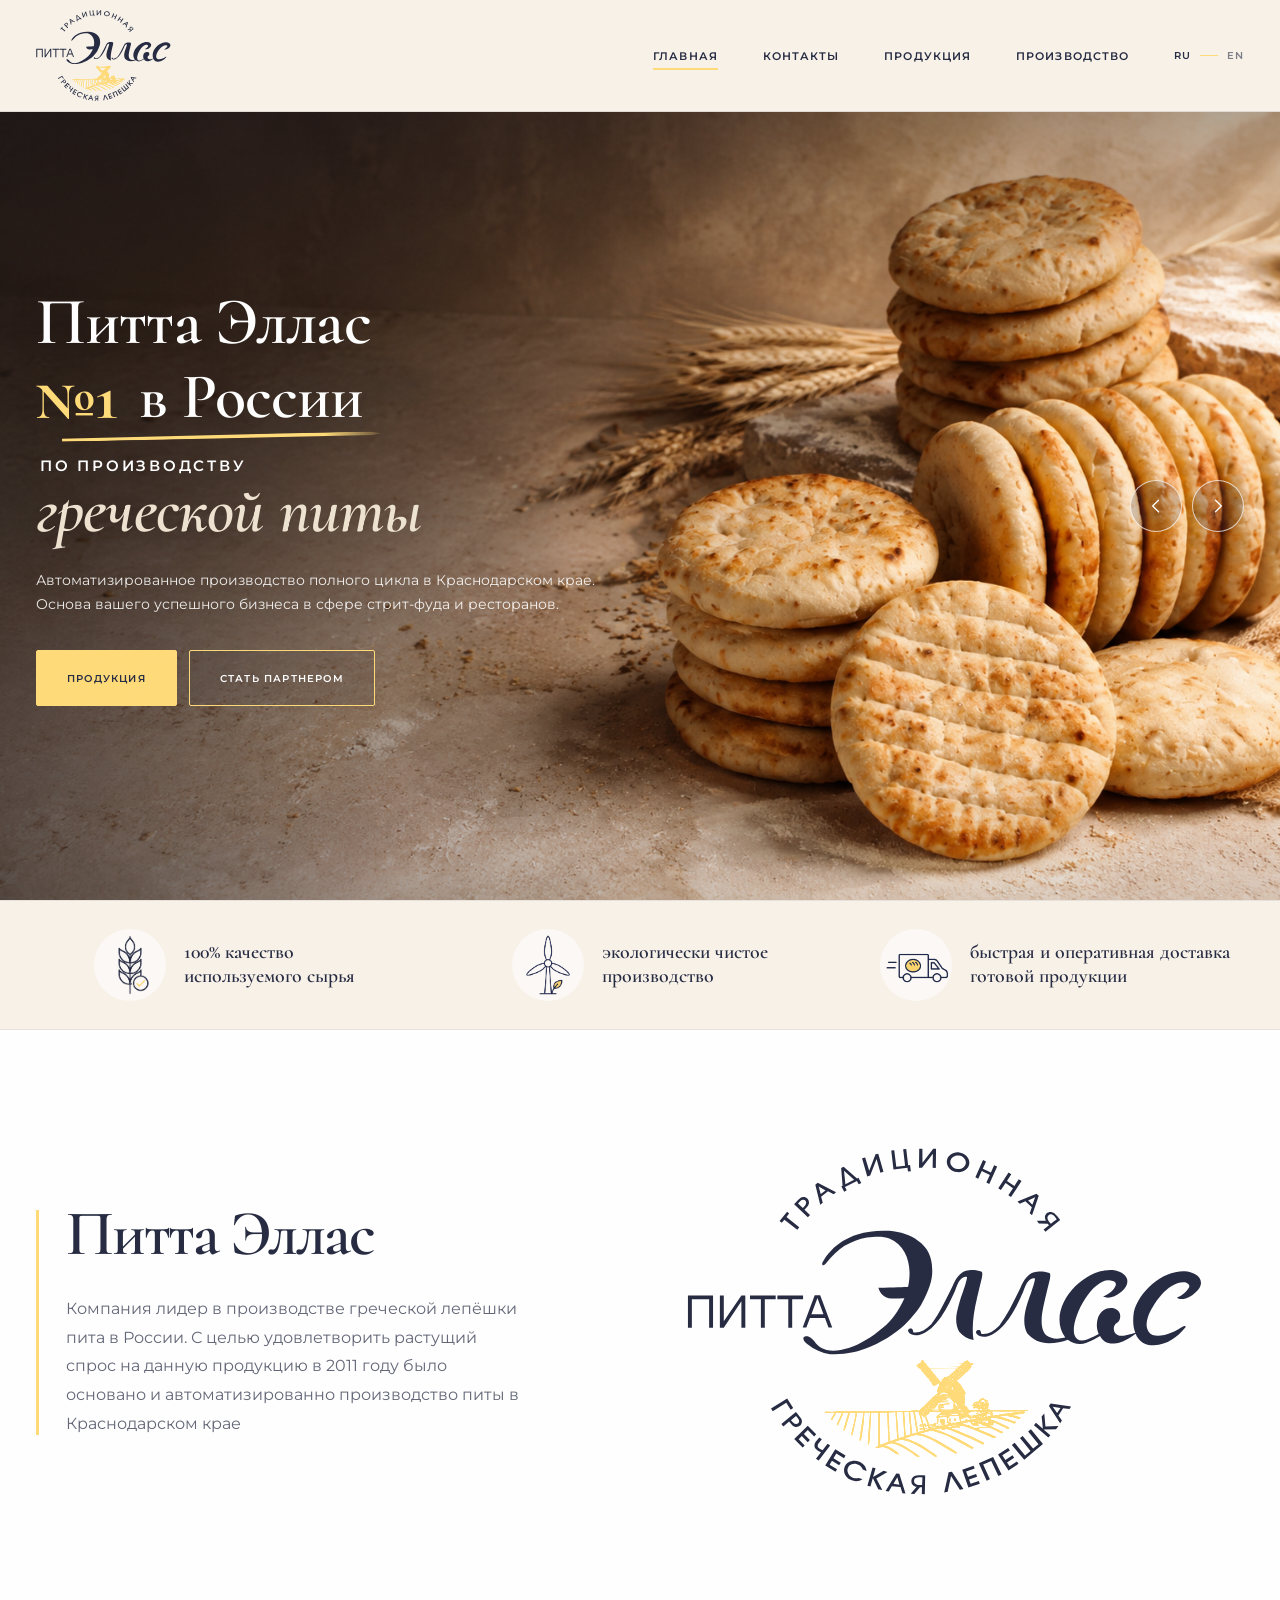
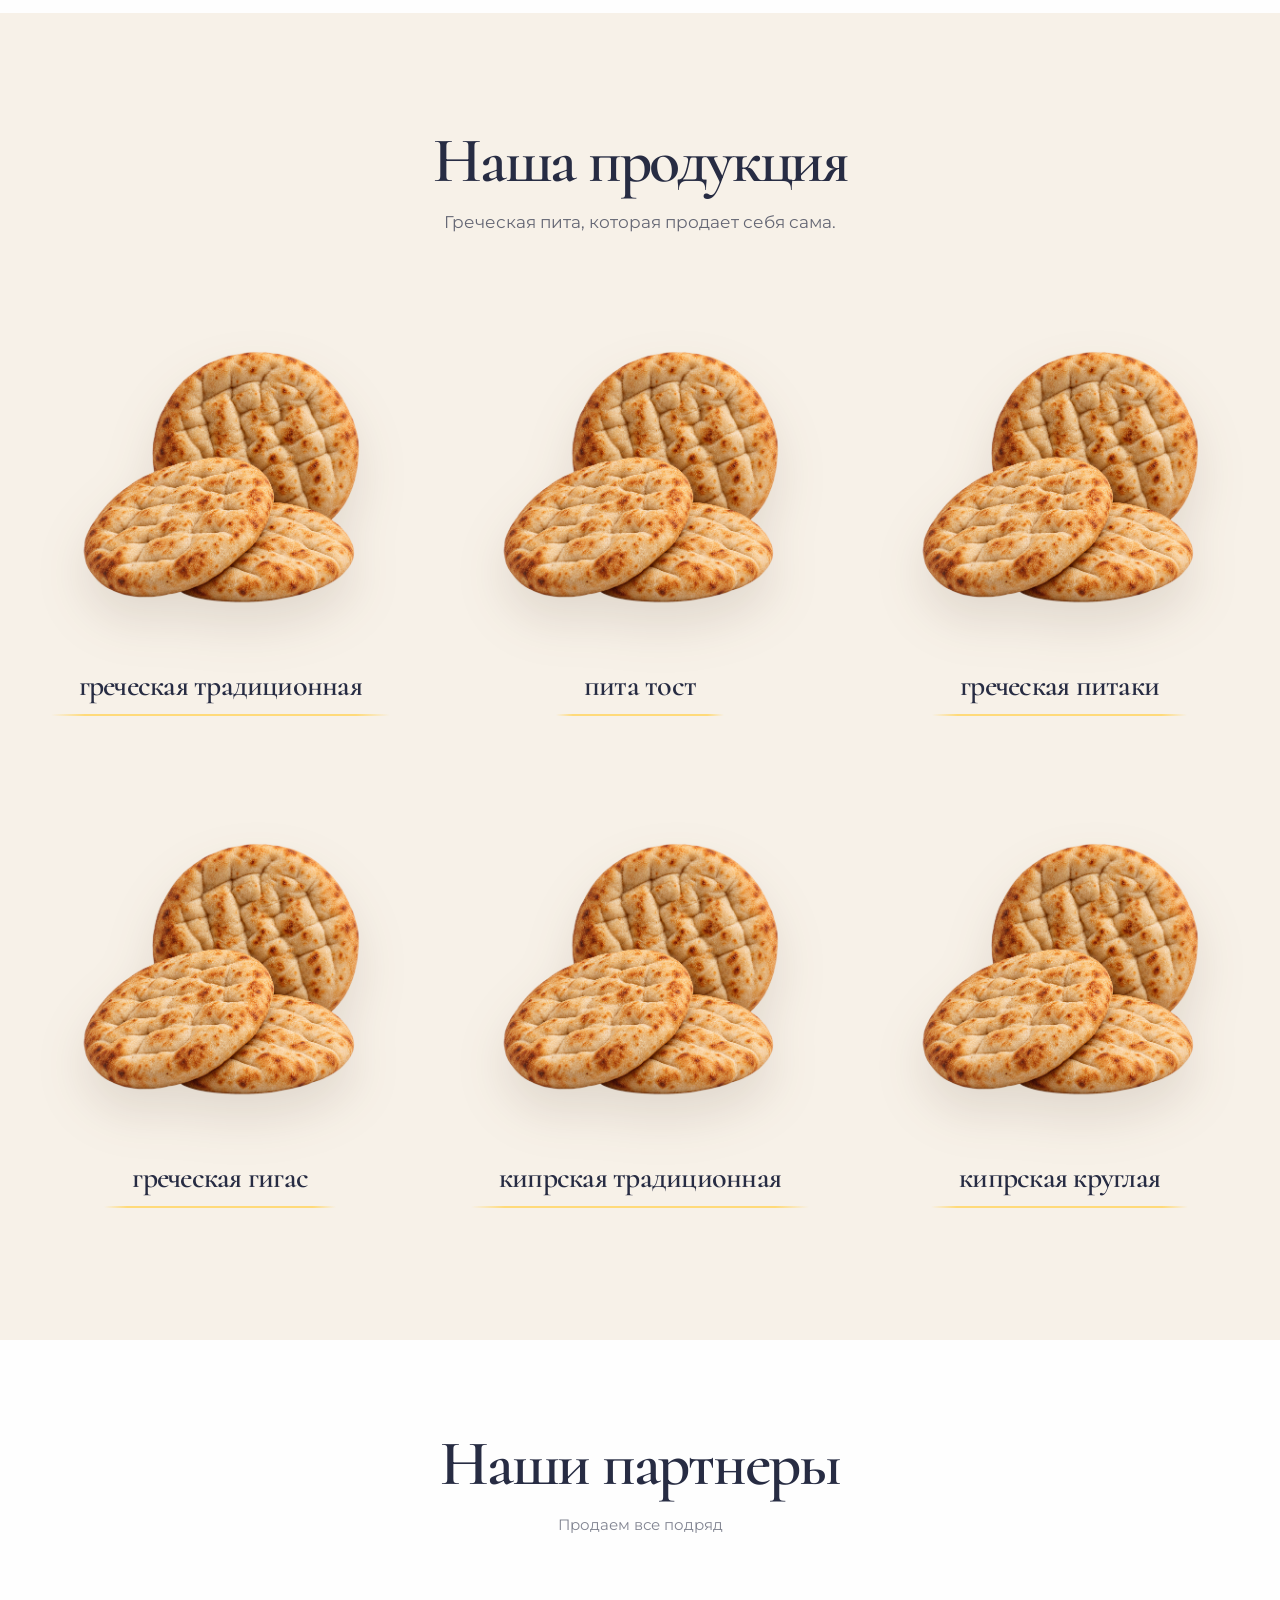
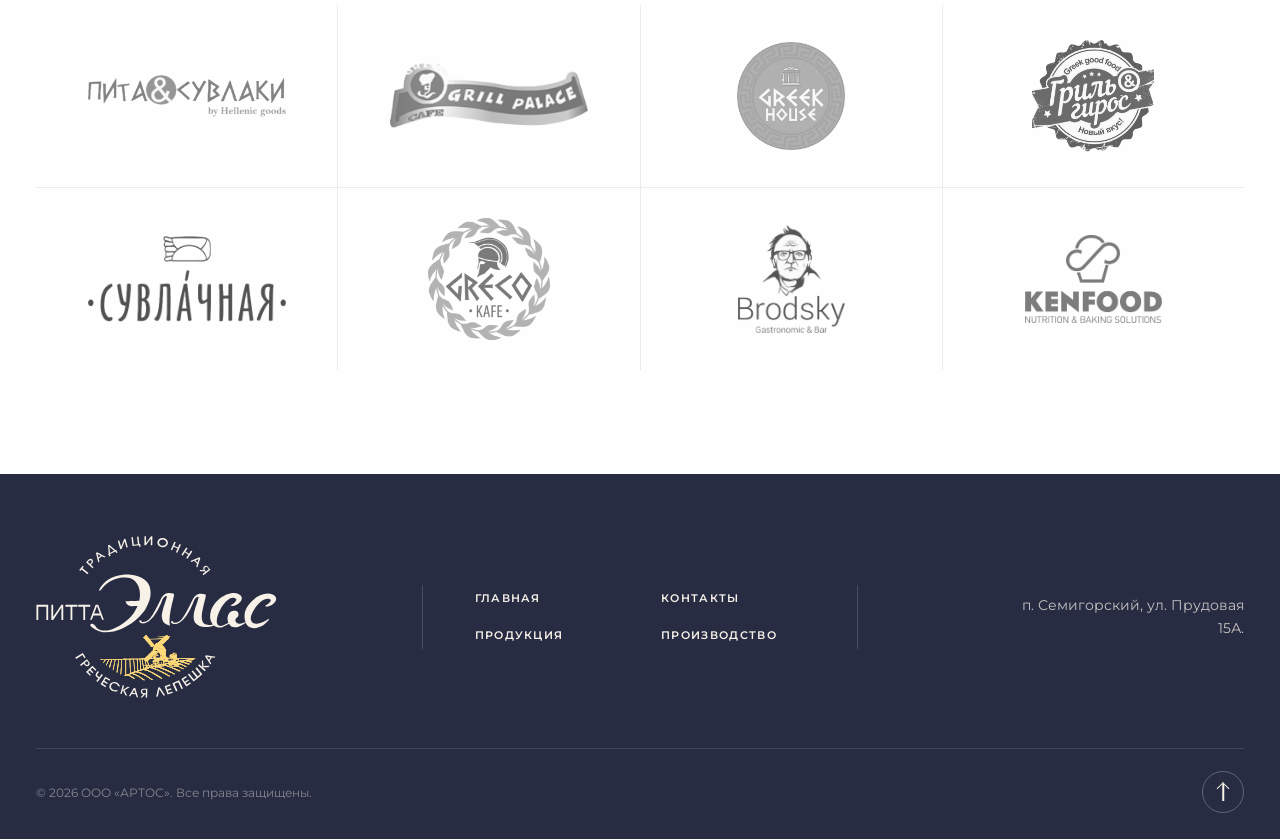
<file: index.html>
<!doctype html>
<html lang="ru">
<head>
  <meta charset="utf-8">
  <meta name="viewport" content="width=device-width, initial-scale=1">
  <meta name="theme-color" content="#f7f1e8">
  <title>Питта Эллас</title>
  <meta name="description" content="Автоматизированное производство традиционной греческой питы полного цикла.">
  <link rel="preconnect" href="https://fonts.googleapis.com">
  <link rel="preconnect" href="https://fonts.gstatic.com" crossorigin>
  <link href="https://fonts.googleapis.com/css2?family=Cormorant:ital,wght@0,500;0,600;0,700;1,600&family=Montserrat:wght@400;500;600&display=swap" rel="stylesheet">
  <link rel="stylesheet" href="styles.css?v=29">
</head>
<body>
  <header class="header">
    <div class="header__inner">
      <a class="logo" href="#top" aria-label="Питта Эллас, на главную">
        <img src="assets/logo.svg" alt="Питта Эллас">
      </a>

      <div class="header__right">
        <nav class="nav" aria-label="Основная навигация">
          <a class="is-current" href="#top">Главная</a>
          <a href="#contacts">Контакты</a>
          <a href="#products">Продукция</a>
          <a href="#production">Производство</a>
        </nav>
        <div class="language" aria-label="Выбор языка">
          <button class="is-active" type="button" aria-pressed="true">RU</button>
          <span></span>
          <button type="button" aria-pressed="false">EN</button>
        </div>
      </div>

      <button class="menu-button" type="button" aria-label="Открыть меню" aria-expanded="false" aria-controls="mobile-menu">
        <span></span><span></span>
      </button>

      <nav class="mobile-menu" id="mobile-menu" aria-label="Мобильная навигация">
        <a href="#top">Главная</a>
        <a href="#contacts">Контакты</a>
        <a href="#products">Продукция</a>
        <a href="#production">Производство</a>
      </nav>
    </div>
  </header>

  <main class="hero" id="top">
    <div class="hero__slider" aria-label="Продукция Питта Эллас">
      <div class="hero__track">
        <div class="hero__slide is-active">
          <img src="assets/hero-pita-v2.png" alt="Свежая традиционная греческая пита" fetchpriority="high">
        </div>
        <div class="hero__slide" aria-hidden="true">
          <img src="assets/hero-pita-v2.png" alt="">
        </div>
      </div>
    </div>
    <div class="hero__shade" aria-hidden="true"></div>
    <div class="hero__grain" aria-hidden="true"></div>

    <section class="hero__content" aria-labelledby="hero-title">
      <h1 id="hero-title">
        <span class="title-brand">Питта Эллас</span>
        <span class="title-rank"><b>№1</b><span>в России</span></span>
        <span class="title-production">по производству</span>
        <span class="title-product">греческой питы</span>
      </h1>
      <p class="hero__lead">
        Автоматизированное производство полного цикла в Краснодарском крае.
        Основа вашего успешного бизнеса в сфере стрит-фуда и ресторанов.
      </p>

      <div class="hero__toolbar">
        <div class="hero__actions">
          <a class="button button--primary" href="#products">Продукция</a>
          <a class="button button--secondary js-partner-open" href="#partner-dialog">Стать партнером</a>
        </div>

        <div class="slider-controls" aria-label="Управление слайдером">
          <button class="slider-arrow slider-arrow--prev" type="button" aria-label="Предыдущий слайд">
            <svg viewBox="0 0 24 24" aria-hidden="true"><path d="M15 5 8 12l7 7"/></svg>
          </button>
          <button class="slider-arrow slider-arrow--next" type="button" aria-label="Следующий слайд">
            <svg viewBox="0 0 24 24" aria-hidden="true"><path d="m9 5 7 7-7 7"/></svg>
          </button>
        </div>
      </div>
    </section>
  </main>

  <section class="benefits" aria-label="Преимущества">
    <div class="benefits__inner">
      <article class="benefit">
        <div class="benefit__icon" aria-hidden="true">
          <img src="assets/benefit-quality-v3.png" alt="">
        </div>
        <p>100% качество<br>используемого сырья</p>
      </article>

      <article class="benefit">
        <div class="benefit__icon" aria-hidden="true">
          <img src="assets/benefit-eco-v3.png" alt="">
        </div>
        <p>экологически чистое<br>производство</p>
      </article>

      <article class="benefit">
        <div class="benefit__icon" aria-hidden="true">
          <img src="assets/benefit-delivery-v4.png" alt="">
        </div>
        <p>быстрая и оперативная доставка<br>готовой продукции</p>
      </article>
    </div>
  </section>

  <section class="about" id="production" aria-labelledby="about-title">
    <div class="about__inner">
      <div class="about__copy">
        <h2 id="about-title">Питта Эллас</h2>
        <p>Компания лидер в производстве греческой лепёшки пита в России. С целью удовлетворить растущий спрос на данную продукцию в 2011 году было основано и автоматизированно производство питы в Краснодарском крае</p>
      </div>

      <div class="about__visual">
        <img src="assets/logo.svg" alt="Питта Эллас">
      </div>
    </div>
  </section>

  <section class="products" id="products" aria-labelledby="products-title">
    <div class="products__inner">
      <header class="products__header">
        <h2 id="products-title">Наша продукция</h2>
        <p>Греческая пита, которая продает себя сама.</p>
      </header>

      <div class="products__grid">
        <article class="product-card">
          <a class="product-card__target" href="product.html" aria-label="Открыть греческую традиционную">
            <div class="product-card__visual">
              <img src="assets/pita-product-placeholder.png" alt="Греческая традиционная">
            </div>
            <div class="product-card__footer">
              <h3>греческая традиционная</h3>
            </div>
          </a>
        </article>

        <article class="product-card">
          <div class="product-card__visual">
            <img src="assets/pita-product-placeholder.png" alt="Пита тост">
          </div>
          <div class="product-card__footer">
            <h3>пита тост</h3>
            <a class="product-card__link" href="#" aria-label="Открыть питу тост">
              <img src="assets/product-arrow-v2.png" alt="">
            </a>
          </div>
        </article>

        <article class="product-card">
          <div class="product-card__visual">
            <img src="assets/pita-product-placeholder.png" alt="Греческая питаки">
          </div>
          <div class="product-card__footer">
            <h3>греческая питаки</h3>
            <a class="product-card__link" href="#" aria-label="Открыть греческую питаки">
              <img src="assets/product-arrow-v2.png" alt="">
            </a>
          </div>
        </article>

        <article class="product-card">
          <div class="product-card__visual">
            <img src="assets/pita-product-placeholder.png" alt="Греческая гигас">
          </div>
          <div class="product-card__footer">
            <h3>греческая гигас</h3>
            <a class="product-card__link" href="#" aria-label="Открыть греческую гигас">
              <img src="assets/product-arrow-v2.png" alt="">
            </a>
          </div>
        </article>

        <article class="product-card">
          <div class="product-card__visual">
            <img src="assets/pita-product-placeholder.png" alt="Кипрская традиционная">
          </div>
          <div class="product-card__footer">
            <h3>кипрская традиционная</h3>
            <a class="product-card__link" href="#" aria-label="Открыть кипрскую традиционную">
              <img src="assets/product-arrow-v2.png" alt="">
            </a>
          </div>
        </article>

        <article class="product-card">
          <div class="product-card__visual">
            <img src="assets/pita-product-placeholder.png" alt="Кипрская круглая">
          </div>
          <div class="product-card__footer">
            <h3>кипрская круглая</h3>
            <a class="product-card__link" href="#" aria-label="Открыть кипрскую круглую">
              <img src="assets/product-arrow-v2.png" alt="">
            </a>
          </div>
        </article>
      </div>
    </div>
  </section>

  <section class="partners" aria-labelledby="partners-title">
    <div class="partners__inner">
      <header class="partners__header">
        <h2 id="partners-title">Наши партнеры</h2>
        <p>Продаем все подряд</p>
      </header>
      <div class="partners__grid">
        <div class="partner-logo partner-logo--wide">
          <img src="assets/partners/pitta-souvlaki.png" alt="Питта и сувлаки" loading="lazy">
        </div>
        <div class="partner-logo partner-logo--wide">
          <img src="assets/partners/grill-palace.png" alt="Grill Palace" loading="lazy">
        </div>
        <div class="partner-logo partner-logo--round">
          <img src="assets/partners/greek-house.png" alt="Greek House" loading="lazy">
        </div>
        <div class="partner-logo partner-logo--round partner-logo--large">
          <img src="assets/partners/grill-gyros.png" alt="Гриль и гирос" loading="lazy">
        </div>
        <div class="partner-logo partner-logo--wide partner-logo--inverse">
          <img src="assets/partners/souvlachnaya.png" alt="Сувлачная" loading="lazy">
        </div>
        <div class="partner-logo partner-logo--round partner-logo--large">
          <img src="assets/partners/greco-kafe.png" alt="Greco Kafe" loading="lazy">
        </div>
        <div class="partner-logo partner-logo--round">
          <img src="assets/partners/brodsky.png" alt="Brodsky Gastronomic and Bar" loading="lazy">
        </div>
        <div class="partner-logo partner-logo--wide">
          <img src="assets/partners/kenfood.png" alt="Kenfood" loading="lazy">
        </div>
      </div>
    </div>
  </section>

  <footer class="footer" id="contacts">
    <div class="footer__inner">
      <div class="footer__main">
        <a class="footer__brand" href="#top" aria-label="Питта Эллас, на главную">
          <img src="assets/logo-light.svg" alt="Питта Эллас">
        </a>
        <nav class="footer__nav" aria-label="Навигация в подвале">
          <a href="#top">Главная</a>
          <a href="#contacts">Контакты</a>
          <a href="#products">Продукция</a>
          <a href="#production">Производство</a>
        </nav>
        <div class="footer__address">
          <p>п. Семигорский, ул. Прудовая 15А.</p>
        </div>
      </div>
      <div class="footer__bottom">
        <p>© 2026 ООО «АРТОС». Все права защищены.</p>
        <a class="footer__top" href="#top" aria-label="Наверх"></a>
      </div>
    </div>
  </footer>

  <dialog class="partner-dialog" id="partner-dialog" aria-labelledby="partner-dialog-title">
    <div class="partner-dialog__layout">
      <div class="partner-dialog__brand" aria-hidden="true">
        <img src="assets/logo-light.svg" alt="">
      </div>
      <div class="partner-dialog__content">
        <button class="partner-dialog__close" type="button" aria-label="Закрыть"></button>
        <h2 id="partner-dialog-title">Стать партнером</h2>
        <form class="partner-form">
          <label>
            <span>Имя</span>
            <input name="name" type="text" autocomplete="name" required>
          </label>
          <label>
            <span>Телефон</span>
            <input name="phone" type="tel" autocomplete="tel" required>
          </label>
          <label>
            <span>Компания</span>
            <input name="company" type="text" autocomplete="organization">
          </label>
          <button class="partner-form__submit" type="submit">Отправить заявку</button>
        </form>
      </div>
    </div>
  </dialog>

  <script src="script.js?v=7"></script>
</body>
</html>
</file>
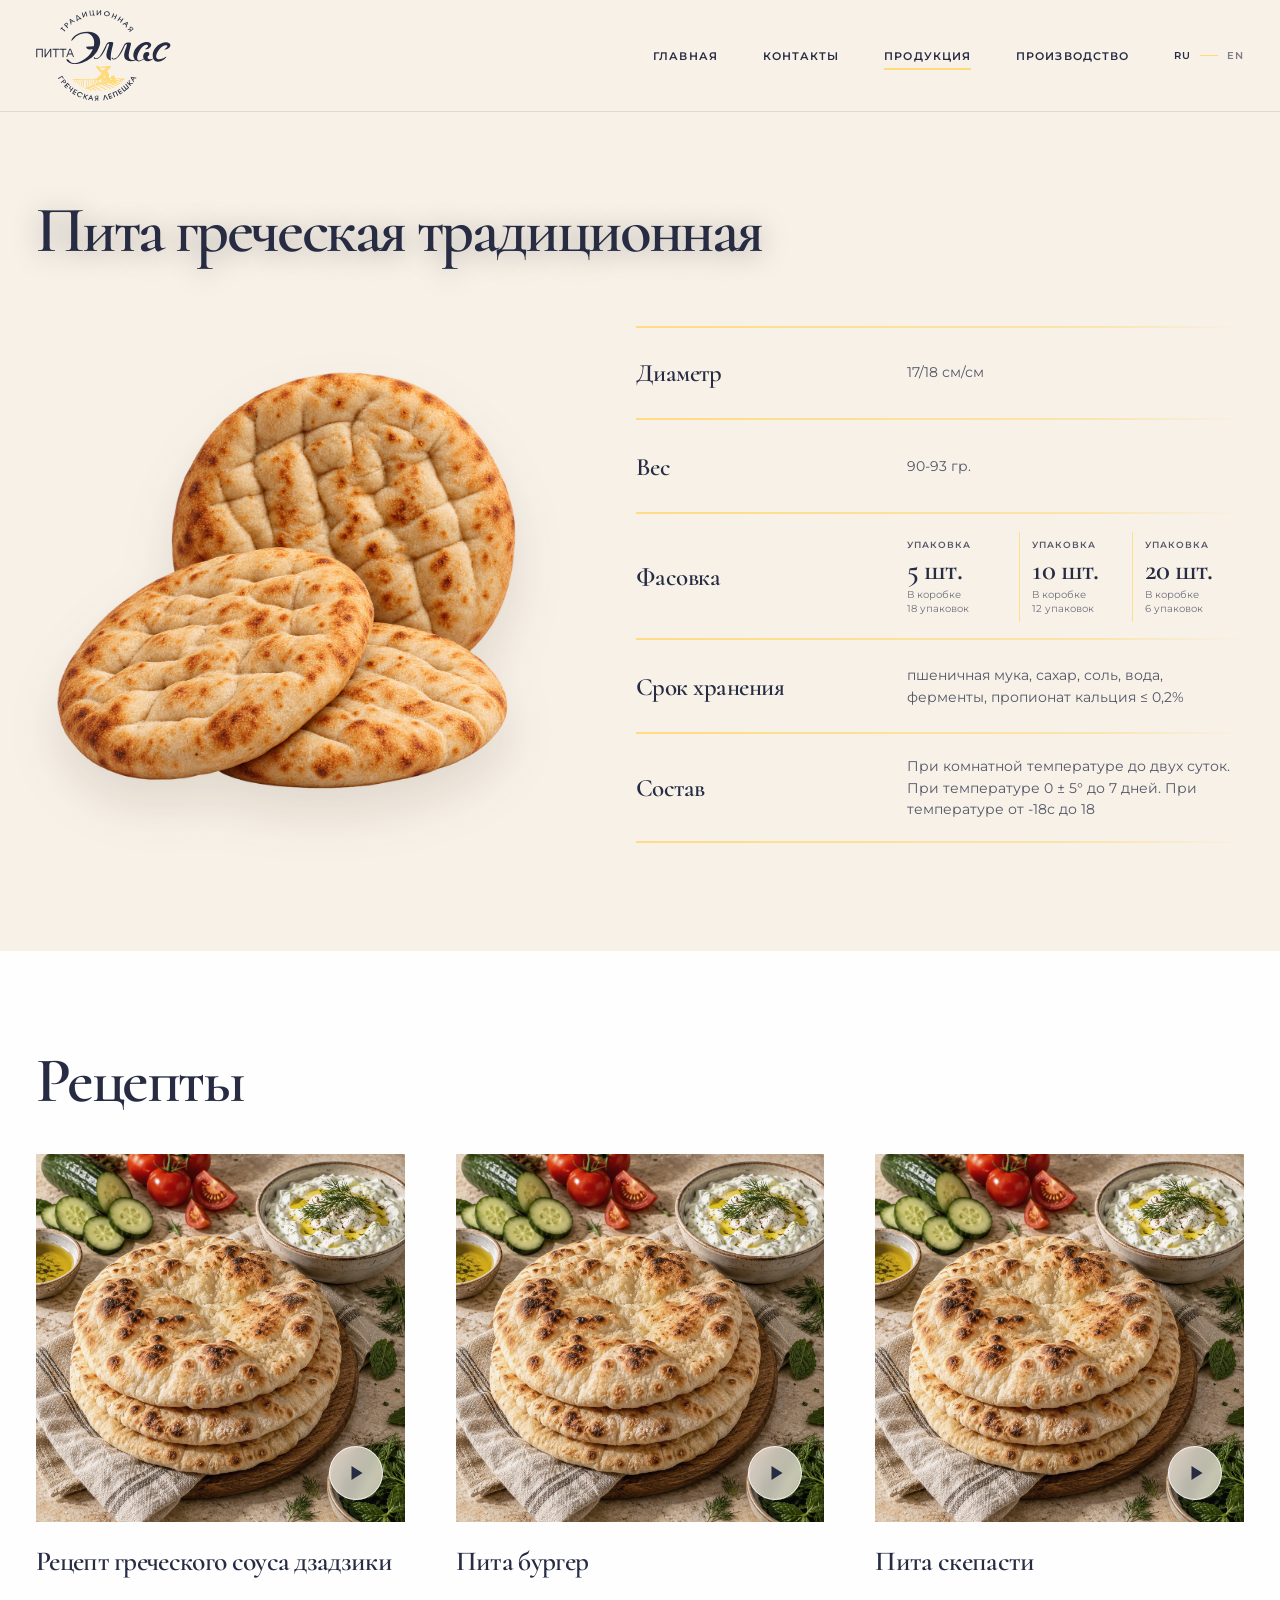
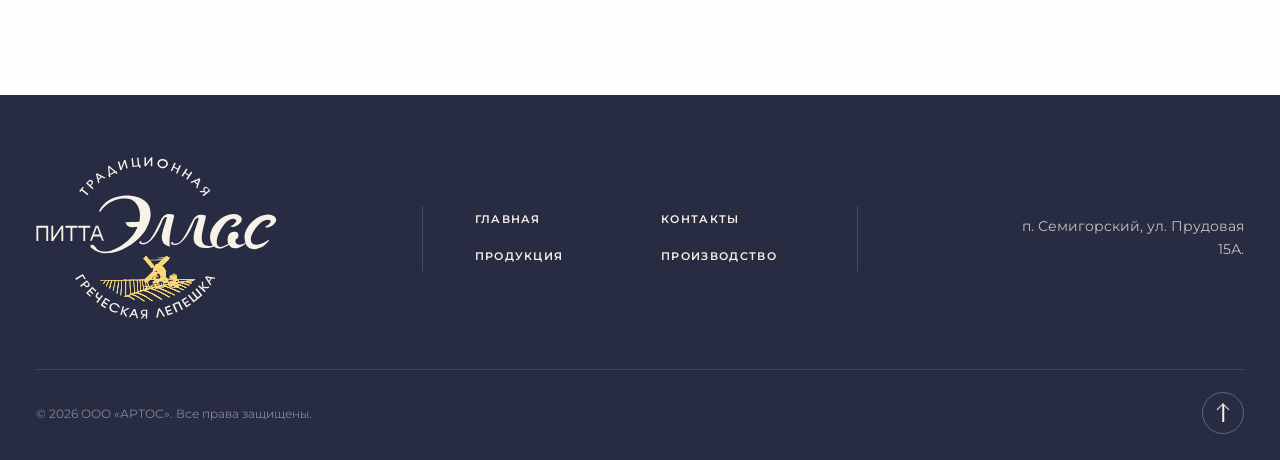
<file: product.html>
<!doctype html>
<html lang="ru">
<head>
  <meta charset="utf-8">
  <meta name="viewport" content="width=device-width, initial-scale=1">
  <meta name="theme-color" content="#f7f1e8">
  <title>Пита греческая традиционная | Питта Эллас</title>
  <meta name="description" content="Пита греческая традиционная Питта Эллас">
  <link rel="preconnect" href="https://fonts.googleapis.com">
  <link rel="preconnect" href="https://fonts.gstatic.com" crossorigin>
  <link href="https://fonts.googleapis.com/css2?family=Cormorant:ital,wght@0,500;0,600;0,700;1,600&family=Montserrat:wght@400;500;600&display=swap" rel="stylesheet">
  <link rel="stylesheet" href="styles.css?v=29">
  <link rel="stylesheet" href="product.css?v=10">
</head>
<body id="top">
  <header class="header">
    <div class="header__inner">
      <a class="logo" href="index.html#top" aria-label="Питта Эллас, на главную">
        <img src="assets/logo.svg" alt="Питта Эллас">
      </a>

      <div class="header__right">
        <nav class="nav" aria-label="Основная навигация">
          <a href="index.html#top">Главная</a>
          <a href="#contacts">Контакты</a>
          <a class="is-current" href="index.html#products">Продукция</a>
          <a href="index.html#production">Производство</a>
        </nav>
        <div class="language" aria-label="Выбор языка">
          <button class="is-active" type="button" aria-pressed="true">RU</button>
          <span></span>
          <button type="button" aria-pressed="false">EN</button>
        </div>
      </div>

      <button class="menu-button" type="button" aria-label="Открыть меню" aria-expanded="false" aria-controls="mobile-menu">
        <span></span><span></span>
      </button>

      <nav class="mobile-menu" id="mobile-menu" aria-label="Мобильная навигация">
        <a href="index.html#top">Главная</a>
        <a href="#contacts">Контакты</a>
        <a href="index.html#products">Продукция</a>
        <a href="index.html#production">Производство</a>
      </nav>
    </div>
  </header>

  <main class="product-page">
    <section class="product-detail" aria-labelledby="product-title">
      <div class="product-detail__inner">
        <h1 id="product-title">Пита греческая традиционная</h1>
        <div class="product-detail__grid">
          <div class="product-detail__visual">
            <img src="assets/pita-product-placeholder.png" alt="Пита греческая традиционная">
          </div>
          <dl class="product-specs">
            <div class="product-specs__row">
              <dt>Диаметр</dt>
              <dd>17/18 см/см</dd>
            </div>
            <div class="product-specs__row">
              <dt>Вес</dt>
              <dd>90-93 гр.</dd>
            </div>
            <div class="product-specs__row product-specs__row--packing">
              <dt>Фасовка</dt>
              <dd class="product-specs__packing">
                <div class="packing-options" aria-label="Варианты фасовки">
                  <div class="packing-option">
                    <span class="packing-option__label">Упаковка</span>
                    <strong>5 шт.</strong>
                    <span class="packing-option__box">В коробке<br>18 упаковок</span>
                  </div>
                  <div class="packing-option">
                    <span class="packing-option__label">Упаковка</span>
                    <strong>10 шт.</strong>
                    <span class="packing-option__box">В коробке<br>12 упаковок</span>
                  </div>
                  <div class="packing-option">
                    <span class="packing-option__label">Упаковка</span>
                    <strong>20 шт.</strong>
                    <span class="packing-option__box">В коробке<br>6 упаковок</span>
                  </div>
                </div>
              </dd>
            </div>
            <div class="product-specs__row">
              <dt>Срок хранения</dt>
              <dd>пшеничная мука, сахар, соль, вода, ферменты, пропионат кальция ≤ 0,2%</dd>
            </div>
            <div class="product-specs__row">
              <dt>Состав</dt>
              <dd>При комнатной температуре до двух суток. При температуре 0 ± 5° до 7 дней. При температуре от -18с до 18</dd>
            </div>
          </dl>
        </div>
      </div>
    </section>

    <section class="recipes" aria-labelledby="recipes-title">
      <div class="recipes__inner">
        <h2 id="recipes-title">Рецепты</h2>
        <div class="recipes__grid">
          <article class="recipe-card">
            <a class="recipe-card__trigger" href="#recipe-dialog" aria-label="Открыть рецепт греческого соуса дзадзики">
              <div class="recipe-card__visual">
                <img src="assets/recipe-placeholder-v1.png" alt="">
                <span class="recipe-card__play" aria-hidden="true"></span>
              </div>
              <h3>Рецепт греческого соуса дзадзики</h3>
            </a>
          </article>
          <article class="recipe-card">
            <a class="recipe-card__trigger" href="#recipe-dialog" aria-label="Открыть рецепт пита бургер">
              <div class="recipe-card__visual">
                <img src="assets/recipe-placeholder-v1.png" alt="">
                <span class="recipe-card__play" aria-hidden="true"></span>
              </div>
              <h3>Пита бургер</h3>
            </a>
          </article>
          <article class="recipe-card">
            <a class="recipe-card__trigger" href="#recipe-dialog" aria-label="Открыть рецепт пита скепасти">
              <div class="recipe-card__visual">
                <img src="assets/recipe-placeholder-v1.png" alt="">
                <span class="recipe-card__play" aria-hidden="true"></span>
              </div>
              <h3>Пита скепасти</h3>
            </a>
          </article>
        </div>
      </div>
    </section>
  </main>

  <dialog class="recipe-dialog" id="recipe-dialog" aria-label="Видео рецепта">
    <div class="recipe-dialog__media">
      <img src="assets/recipe-video-placeholder-v2.png" alt="">
      <button class="recipe-dialog__play" type="button" aria-label="Воспроизвести видео">
        <span aria-hidden="true"></span>
      </button>
      <button class="recipe-dialog__close" type="button" aria-label="Закрыть"></button>
    </div>
  </dialog>

  <footer class="footer" id="contacts">
    <div class="footer__inner">
      <div class="footer__main">
        <a class="footer__brand" href="#top" aria-label="Питта Эллас, наверх">
          <img src="assets/logo-light.svg" alt="Питта Эллас">
        </a>
        <nav class="footer__nav" aria-label="Навигация в подвале">
          <a href="index.html#top">Главная</a>
          <a href="#contacts">Контакты</a>
          <a href="index.html#products">Продукция</a>
          <a href="index.html#production">Производство</a>
        </nav>
        <div class="footer__address">
          <p>п. Семигорский, ул. Прудовая 15А.</p>
        </div>
      </div>
      <div class="footer__bottom">
        <p>© 2026 ООО «АРТОС». Все права защищены.</p>
        <a class="footer__top" href="#top" aria-label="Наверх"></a>
      </div>
    </div>
  </footer>

  <script src="script.js?v=7"></script>
</body>
</html>
</file>
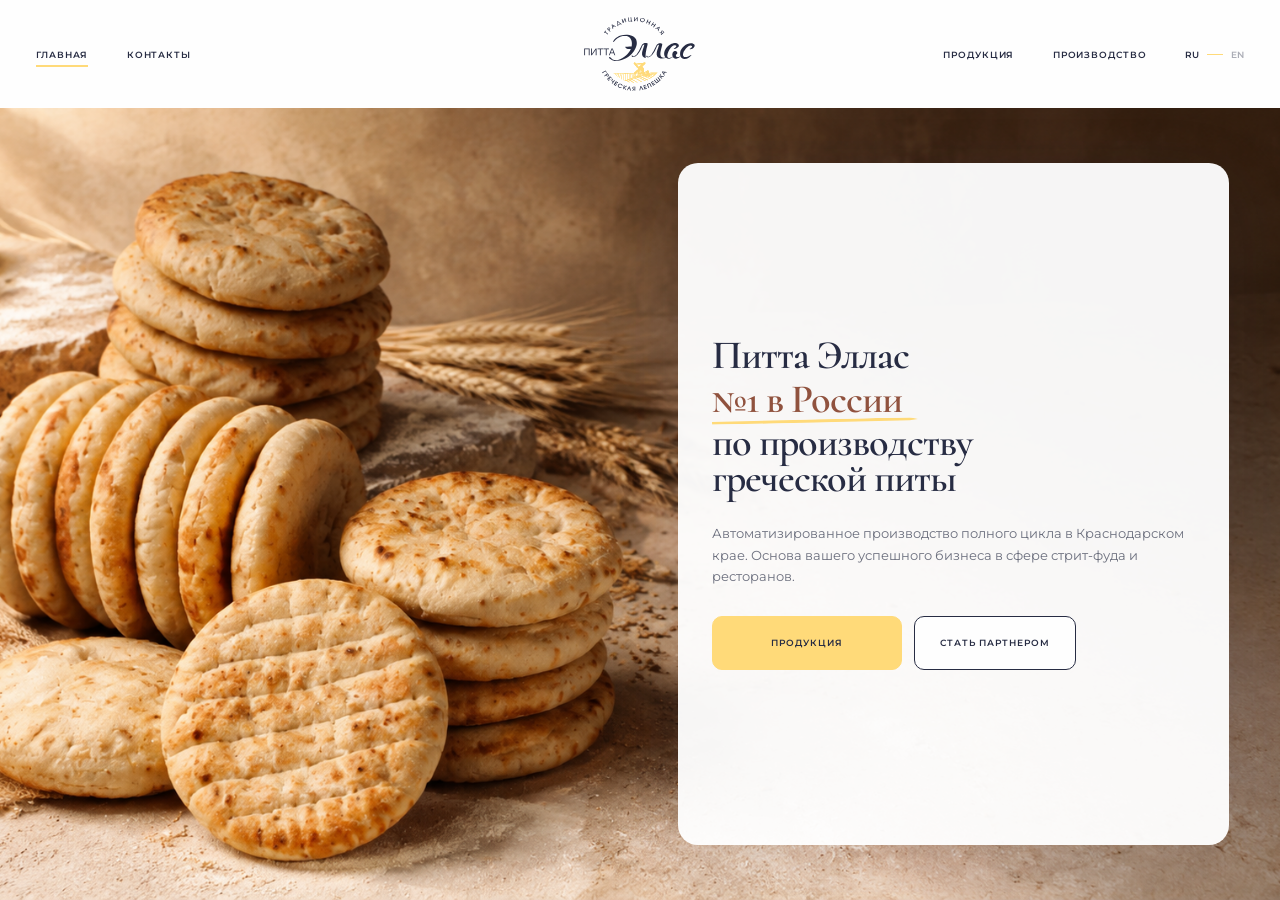
<file: variant-card.html>
<!doctype html>
<html lang="ru">
<head>
  <meta charset="utf-8">
  <meta name="viewport" content="width=device-width, initial-scale=1">
  <meta name="theme-color" content="#f7f1e8">
  <title>Питта Эллас</title>
  <meta name="description" content="Автоматизированное производство традиционной греческой питы полного цикла.">
  <link rel="preconnect" href="https://fonts.googleapis.com">
  <link rel="preconnect" href="https://fonts.gstatic.com" crossorigin>
  <link href="https://fonts.googleapis.com/css2?family=Cormorant:wght@600;700&family=Montserrat:wght@400;500;600;700&display=swap" rel="stylesheet">
  <link rel="stylesheet" href="variant-card.css?v=2">
</head>
<body>
  <main class="page" id="top">
    <header class="header">
      <div class="header__inner">
        <nav class="nav nav--left" aria-label="Основная навигация">
          <a class="is-current" href="#top">Главная</a>
          <a href="#contacts">Контакты</a>
        </nav>

        <a class="logo" href="#top" aria-label="Питта Эллас, на главную">
          <img src="assets/logo.svg" alt="Питта Эллас">
        </a>

        <div class="header__right">
          <nav class="nav nav--right" aria-label="Разделы сайта">
            <a href="#products">Продукция</a>
            <a href="#production">Производство</a>
          </nav>
          <div class="language" aria-label="Выбор языка">
            <button class="is-active" type="button" aria-pressed="true">RU</button>
            <span></span>
            <button type="button" aria-pressed="false">EN</button>
          </div>
        </div>

        <button class="menu-button" type="button" aria-label="Открыть меню" aria-expanded="false" aria-controls="mobile-menu">
          <span></span><span></span>
        </button>

        <nav class="mobile-menu" id="mobile-menu" aria-label="Мобильная навигация">
          <a href="#top">Главная</a>
          <a href="#contacts">Контакты</a>
          <a href="#products">Продукция</a>
          <a href="#production">Производство</a>
        </nav>
      </div>
    </header>

    <section class="showcase" aria-labelledby="variant-title">
      <div class="showcase__media">
        <img src="assets/hero-pita-v2.png" alt="Свежая традиционная греческая пита" fetchpriority="high">
      </div>

      <article class="showcase__card">
        <h1 id="variant-title">
          <span>Питта Эллас</span>
          <strong>№1 в России</strong>
          <span>по производству</span>
          <span>греческой питы</span>
        </h1>

        <p>
          Автоматизированное производство полного цикла в Краснодарском крае.
          Основа вашего успешного бизнеса в сфере стрит-фуда и ресторанов.
        </p>

        <div class="actions">
          <a class="button button--primary" href="#products">Продукция</a>
          <a class="button button--secondary" href="#partner">Стать партнером</a>
        </div>
      </article>
    </section>
  </main>
  <script src="script.js"></script>
</body>
</html>
</file>
<file: styles.css>
:root {
  --cream: #f7f1e8;
  --sand: #ede1d0;
  --navy: #272c43;
  --yellow: #ffda79;
  --white: #fefefe;
  --serif: "Cormorant", Georgia, serif;
  --sans: "Montserrat", "Century Gothic", sans-serif;
  --ease: cubic-bezier(.2, .75, .25, 1);
}

*, *::before, *::after { box-sizing: border-box; }

html {
  background: var(--navy);
  scroll-behavior: smooth;
}

body {
  margin: 0;
  color: var(--navy);
  background: var(--cream);
  font-family: var(--sans);
  -webkit-font-smoothing: antialiased;
}

a { color: inherit; text-decoration: none; }
button { color: inherit; font: inherit; }

.hero {
  position: relative;
  min-height: max(650px, calc(100svh - 112px));
  overflow: hidden;
  isolation: isolate;
  background: #6e4d35;
}

.hero__slider {
  position: absolute;
  z-index: -4;
  inset: 0;
  width: 100%;
  height: 100%;
  overflow: hidden;
}

.hero__track {
  width: 100%;
  height: 100%;
  display: flex;
  transform: translate3d(0, 0, 0);
  transition: transform .9s var(--ease);
  will-change: transform;
}

.hero__slide {
  position: relative;
  flex: 0 0 100%;
  width: 100%;
  height: 100%;
}

.hero__slide img {
  position: absolute;
  inset: 0;
  width: 100%;
  height: 100%;
  object-fit: cover;
  object-position: center;
}

.hero__shade {
  position: absolute;
  z-index: -3;
  inset: 0;
  background:
    linear-gradient(90deg, rgba(19, 21, 29, .42) 0%, rgba(19, 21, 29, .28) 28%, rgba(19, 21, 29, .10) 49%, transparent 68%),
    linear-gradient(180deg, rgba(19, 21, 29, .32) 0%, transparent 22%, transparent 82%, rgba(19, 21, 29, .12) 100%);
}

.hero__grain {
  position: absolute;
  z-index: 10;
  inset: 0;
  pointer-events: none;
  opacity: .1;
  mix-blend-mode: soft-light;
  background-image: url("data:image/svg+xml,%3Csvg viewBox='0 0 180 180' xmlns='http://www.w3.org/2000/svg'%3E%3Cfilter id='n'%3E%3CfeTurbulence type='fractalNoise' baseFrequency='.92' numOctaves='4' stitchTiles='stitch'/%3E%3C/filter%3E%3Crect width='100%25' height='100%25' filter='url(%23n)' opacity='.3'/%3E%3C/svg%3E");
}

.header {
  position: sticky;
  z-index: 50;
  top: 0;
  height: 112px;
  background: rgba(247, 241, 232, .97);
  border-bottom: 1px solid rgba(39, 44, 67, .12);
  backdrop-filter: blur(16px);
}

.header__inner {
  position: relative;
  width: min(calc(100% - 72px), 1540px);
  height: 100%;
  margin-inline: auto;
  display: flex;
  align-items: center;
  justify-content: space-between;
  gap: 48px;
}

.nav {
  display: flex;
  align-items: center;
  gap: clamp(34px, 3.5vw, 64px);
}

.nav a {
  position: relative;
  padding: 14px 0;
  color: var(--navy);
  font-size: 11px;
  font-weight: 600;
  letter-spacing: .1em;
  text-transform: uppercase;
  white-space: nowrap;
}

.nav a::after {
  content: "";
  position: absolute;
  left: 0;
  right: 0;
  bottom: 7px;
  height: 2px;
  background: var(--yellow);
  transform: scaleX(0);
  transform-origin: right;
  transition: transform .35s var(--ease);
}

.nav a:hover::after,
.nav a.is-current::after {
  transform: scaleX(1);
  transform-origin: left;
}

.logo {
  flex: 0 0 auto;
  width: auto;
  height: calc(100% - 20px);
  display: block;
  transition: transform .4s var(--ease);
}

.logo:hover { transform: translateY(-2px); }

.logo img {
  display: block;
  width: auto;
  height: 100%;
}

.header__right {
  display: flex;
  align-items: center;
  gap: clamp(34px, 3.5vw, 64px);
}

.language {
  display: flex;
  align-items: center;
  gap: 9px;
  color: var(--navy);
}

.language button {
  appearance: none;
  padding: 5px 0;
  border: 0;
  background: transparent;
  font-size: 10px;
  font-weight: 600;
  letter-spacing: .1em;
  opacity: .58;
  cursor: pointer;
}

.language button.is-active { opacity: 1; }
.language span { width: 18px; height: 1px; background: var(--yellow); }

.menu-button,
.mobile-menu { display: none; }

.slider-controls {
  position: absolute;
  top: 50%;
  right: 0;
  display: flex;
  flex: 0 0 auto;
  gap: 10px;
  transform: translateY(-50%);
}

.slider-arrow {
  width: 52px;
  height: 52px;
  padding: 0;
  display: grid;
  place-items: center;
  border: 1px solid rgba(254, 254, 254, .72);
  border-radius: 50%;
  color: var(--white);
  background: rgba(39, 44, 67, .18);
  backdrop-filter: blur(8px);
  cursor: pointer;
  transition: color .3s ease, background .3s ease, border-color .3s ease, transform .3s var(--ease);
}

.slider-arrow:hover {
  color: var(--navy);
  background: var(--yellow);
  border-color: var(--yellow);
  transform: translateY(-2px);
}

.slider-arrow svg {
  width: 20px;
  height: 20px;
  fill: none;
  stroke: currentColor;
  stroke-width: 1.6;
  stroke-linecap: round;
  stroke-linejoin: round;
}

.hero__content {
  position: relative;
  width: min(calc(100% - 72px), 1540px);
  min-height: max(650px, calc(100svh - 112px));
  margin-inline: auto;
  padding: 56px 0 70px;
  display: flex;
  flex-direction: column;
  justify-content: center;
  align-items: flex-start;
  animation: content-in .8s .08s var(--ease) both;
}

h1 {
  max-width: 780px;
  margin: 0;
  color: var(--white);
  font-family: var(--serif);
  font-weight: 600;
  letter-spacing: -.035em;
  text-shadow: 0 3px 28px rgba(0, 0, 0, .34);
}

h1 > span { display: block; }

.title-brand {
  font-size: clamp(58px, 5.2vw, 84px);
  line-height: .9;
}

.title-rank {
  position: relative;
  width: fit-content;
  display: flex;
  align-items: center;
  gap: 22px;
  margin-top: 15px;
  padding-bottom: 13px;
}

.title-rank::after {
  content: "";
  position: absolute;
  left: 26px;
  right: -18px;
  bottom: 0;
  height: 5px;
  background: linear-gradient(90deg, var(--yellow) 0 82%, rgba(255, 218, 121, .12) 100%);
  clip-path: polygon(0 38%, 96% 0, 100% 42%, 97% 72%, 0 100%);
  transform: rotate(-1deg);
}

.title-rank b {
  width: auto;
  height: auto;
  flex: 0 0 auto;
  display: block;
  color: var(--yellow);
  background: transparent;
  font-size: clamp(60px, 5.4vw, 86px);
  font-weight: 700;
  line-height: .86;
  text-shadow: 0 3px 28px rgba(0, 0, 0, .24);
  transform: none;
}

.title-rank span {
  font-size: clamp(52px, 5vw, 80px);
  line-height: .9;
}

.title-production {
  margin-top: 18px;
  padding-left: 4px;
  font-family: var(--sans);
  font-size: clamp(13px, 1.2vw, 17px);
  font-weight: 600;
  letter-spacing: .18em;
  line-height: 1.2;
  text-transform: uppercase;
}

.title-product {
  margin-top: 4px;
  color: var(--sand);
  font-size: clamp(55px, 5.2vw, 84px);
  font-style: italic;
  line-height: .92;
}

.hero__lead {
  max-width: 590px;
  margin: 28px 0 0;
  color: rgba(254, 254, 254, .9);
  font-size: clamp(14px, 1.05vw, 16px);
  line-height: 1.7;
  text-shadow: 0 2px 18px rgba(0, 0, 0, .34);
}

.hero__toolbar {
  position: static;
  z-index: 15;
  width: 100%;
  margin-top: 34px;
  display: flex;
  align-items: center;
  justify-content: flex-start;
  gap: 28px;
}

.hero__actions {
  display: flex;
  flex-wrap: wrap;
  gap: 12px;
}

.button {
  min-height: 56px;
  padding: 0 30px;
  display: inline-flex;
  align-items: center;
  justify-content: center;
  border: 1px solid var(--yellow);
  border-radius: 2px;
  font-size: 10px;
  font-weight: 600;
  letter-spacing: .12em;
  text-transform: uppercase;
  transition: transform .3s var(--ease), color .3s ease, background .3s ease;
}

.button:hover { transform: translateY(-3px); }
.button--primary { color: var(--navy); background: var(--yellow); }
.button--primary:hover { background: var(--cream); border-color: var(--cream); }
.button--secondary { color: var(--white); background: rgba(19, 21, 29, .08); backdrop-filter: blur(6px); }
.button--secondary:hover { color: var(--navy); background: var(--yellow); }

.benefits {
  padding: 28px 0;
  color: var(--navy);
  background: var(--cream);
  border-top: 1px solid rgba(39, 44, 67, .08);
  border-bottom: 1px solid rgba(39, 44, 67, .08);
}

.benefits__inner {
  width: min(calc(100% - 72px), 1540px);
  margin-inline: auto;
  display: grid;
  grid-template-columns: repeat(3, minmax(0, 1fr));
  gap: clamp(20px, 3vw, 42px);
}

.benefit {
  display: flex;
  flex-direction: row;
  align-items: center;
  justify-content: center;
  gap: 18px;
  text-align: left;
}

.benefit__icon {
  position: relative;
  flex: 0 0 72px;
  width: 72px;
  height: 72px;
  display: grid;
  place-items: center;
  overflow: hidden;
  border: 0;
  border-radius: 50%;
  background: rgba(254, 254, 254, .62);
}

.benefit__icon img {
  position: absolute;
  top: 50%;
  left: 50%;
  display: block;
  width: 124px;
  height: 124px;
  max-width: none;
  object-fit: contain;
  transform: translate(-50%, -50%);
}

.benefit:nth-child(2) .benefit__icon img {
  width: 106px;
  height: 106px;
}

.benefit:nth-child(3) .benefit__icon img {
  width: 94px;
  height: 94px;
}

.benefit p {
  margin: 0;
  font-family: var(--serif);
  font-size: clamp(18px, 1.55vw, 22px);
  font-weight: 600;
  line-height: 1.2;
  white-space: nowrap;
}

.about {
  scroll-margin-top: 112px;
  padding: 118px 0;
  color: var(--navy);
  background: var(--white);
}

.about__inner {
  width: min(calc(100% - 72px), 1540px);
  margin-inline: auto;
  display: grid;
  grid-template-columns: minmax(0, .9fr) minmax(420px, 1.1fr);
  align-items: center;
  gap: clamp(70px, 10vw, 150px);
}

.about__copy {
  position: relative;
  padding-left: 30px;
}

.about__copy::before {
  content: "";
  position: absolute;
  top: 6px;
  bottom: 4px;
  left: 0;
  width: 3px;
  background: var(--yellow);
}

.about h2 {
  margin: 0;
  font-family: var(--serif);
  font-size: clamp(52px, 5vw, 76px);
  font-weight: 600;
  letter-spacing: -.035em;
  line-height: .95;
}

.about p {
  max-width: 590px;
  margin: 30px 0 0;
  color: rgba(39, 44, 67, .72);
  font-size: clamp(14px, 1.25vw, 17px);
  line-height: 1.8;
}

.about__visual {
  display: grid;
  place-items: center;
}

.about__visual img {
  display: block;
  width: min(100%, 520px);
  height: auto;
}

.products {
  scroll-margin-top: 112px;
  padding: 118px 0 132px;
  color: var(--navy);
  background: var(--cream);
}

.products__inner {
  width: min(calc(100% - 72px), 1540px);
  margin-inline: auto;
}

.products__header {
  text-align: center;
}

.products__header h2 {
  margin: 0;
  font-family: var(--serif);
  font-size: clamp(52px, 5vw, 76px);
  font-weight: 600;
  letter-spacing: -.035em;
  line-height: .95;
}

.products__header p {
  margin: 18px 0 0;
  color: rgba(39, 44, 67, .7);
  font-size: clamp(14px, 1.3vw, 18px);
  line-height: 1.55;
}

.products__grid {
  margin-top: 78px;
  display: grid;
  grid-template-columns: repeat(3, minmax(0, 1fr));
  column-gap: clamp(30px, 4vw, 58px);
  row-gap: 90px;
}

.product-card {
  min-width: 0;
  text-align: center;
}

.product-card__target {
  display: block;
}

.product-card__visual {
  height: clamp(240px, 23vw, 320px);
  margin-bottom: 30px;
  display: grid;
  place-items: center;
}

.product-card__visual img {
  width: 90%;
  height: 90%;
  object-fit: contain;
  filter: drop-shadow(0 24px 24px rgba(88, 55, 31, .13));
  transition: transform .55s var(--ease), filter .55s ease;
}

.product-card:hover .product-card__visual img {
  transform: translateY(-8px);
  filter: drop-shadow(0 32px 28px rgba(88, 55, 31, .18));
}

.product-card__footer {
  position: relative;
  min-height: 78px;
  padding-inline: 0;
  display: flex;
  align-items: flex-end;
  justify-content: center;
}

.product-card h3 {
  position: relative;
  width: fit-content;
  max-width: 100%;
  margin: 0 auto;
  padding: 0 28px 15px;
  font-family: var(--serif);
  font-size: clamp(28px, 2.35vw, 36px);
  font-weight: 600;
  letter-spacing: -.025em;
  line-height: .96;
}

.product-card h3::after {
  content: "";
  position: absolute;
  left: 0;
  right: 0;
  bottom: 0;
  height: 2px;
  background: linear-gradient(90deg, transparent, var(--yellow) 10% 90%, transparent);
}

.product-card__link {
  position: absolute;
  top: 50%;
  right: 0;
  width: 42px;
  height: 42px;
  display: none;
  place-items: center;
  border: 1px solid rgba(39, 44, 67, .22);
  border-radius: 50%;
  color: var(--navy);
  background: rgba(254, 254, 254, .62);
  box-shadow: 0 8px 22px rgba(39, 44, 67, .07);
  backdrop-filter: blur(7px);
  transform: translateY(-50%);
  transition: color .3s ease, background .3s ease, border-color .3s ease, transform .3s var(--ease);
}

.product-card__link:hover {
  color: var(--navy);
  background: var(--yellow);
  border-color: var(--yellow);
  transform: translate(4px, -50%);
}

.product-card__link img {
  width: 36px;
  height: 36px;
  display: block;
  object-fit: contain;
  transition: filter .3s ease;
}

.product-card__link:hover img {
  filter: none;
}

.partners {
  padding: 94px 0 104px;
  color: var(--navy);
  background: var(--white);
}

.partners__inner {
  width: min(calc(100% - 72px), 1540px);
  margin-inline: auto;
}

.partners__header {
  text-align: center;
}

.partners__header h2 {
  margin: 0;
  font-family: var(--serif);
  font-size: clamp(52px, 5vw, 76px);
  font-weight: 600;
  letter-spacing: -.035em;
  line-height: .95;
}

.partners__header p {
  margin: 18px 0 0;
  color: rgba(39, 44, 67, .58);
  font-size: clamp(14px, 1.2vw, 17px);
  line-height: 1.55;
}

.partners__grid {
  display: grid;
  grid-template-columns: repeat(4, minmax(0, 1fr));
  gap: 1px;
  margin-top: 68px;
  background: rgba(39, 44, 67, .09);
}

.partner-logo {
  display: flex;
  min-height: 176px;
  align-items: center;
  justify-content: center;
  padding: 30px;
  background: var(--white);
  transition: background-color .35s ease;
}

.partner-logo img {
  display: block;
  max-width: 100%;
  max-height: 108px;
  object-fit: contain;
  filter: grayscale(1) contrast(.96);
  opacity: .68;
  transition: filter .35s ease, opacity .35s ease, transform .35s ease;
}

.partner-logo--wide img {
  width: min(82%, 230px);
  max-height: 88px;
}

.partner-logo--round img {
  width: 108px;
  height: 108px;
}

.partner-logo--large img {
  width: 122px;
  height: 122px;
  max-height: 122px;
}

.partner-logo:hover {
  background: rgba(247, 241, 232, .58);
}

.partner-logo:hover img {
  filter: none;
  opacity: 1;
  transform: scale(1.035);
}

.partner-logo--inverse img {
  filter: brightness(0);
  opacity: .68;
}

.partner-logo--inverse:hover {
  background: var(--navy);
}

.partner-logo--inverse:hover img {
  filter: none;
}

.footer {
  padding: 62px 0 26px;
  color: var(--cream);
  background: var(--navy);
}

.footer__inner {
  width: min(calc(100% - 72px), 1540px);
  margin-inline: auto;
}

.footer__main {
  display: grid;
  grid-template-columns: minmax(220px, 1fr) minmax(400px, 1.35fr) minmax(220px, 1fr);
  gap: clamp(36px, 5vw, 86px);
  align-items: center;
}

.footer__brand {
  display: inline-flex;
  justify-self: start;
}

.footer__brand img {
  display: block;
  width: clamp(220px, 19vw, 278px);
  height: auto;
}

.footer__nav {
  display: grid;
  grid-template-columns: repeat(2, minmax(120px, 1fr));
  gap: 22px 42px;
  padding: 6px clamp(34px, 4vw, 64px);
  border-right: 1px solid rgba(247, 241, 232, .16);
  border-left: 1px solid rgba(247, 241, 232, .16);
}

.footer__nav a {
  position: relative;
  width: fit-content;
  color: var(--cream);
  font-size: 11px;
  font-weight: 600;
  letter-spacing: .12em;
  line-height: 1.4;
  text-transform: uppercase;
  transition: color .25s ease;
}

.footer__nav a:hover {
  color: var(--yellow);
}

.footer__nav a::after {
  content: "";
  position: absolute;
  right: 0;
  bottom: -7px;
  left: 0;
  height: 1px;
  background: var(--yellow);
  transform: scaleX(0);
  transform-origin: left;
  transition: transform .25s ease;
}

.footer__nav a:hover::after {
  transform: scaleX(1);
}

.footer__address {
  justify-self: end;
  max-width: 250px;
  text-align: right;
}

.footer__address p,
.footer__bottom p {
  margin: 0;
}

.footer__address p {
  color: rgba(247, 241, 232, .76);
  font-size: 14px;
  line-height: 1.65;
}

.footer__bottom {
  display: flex;
  align-items: center;
  justify-content: space-between;
  margin-top: 50px;
  padding-top: 22px;
  border-top: 1px solid rgba(247, 241, 232, .13);
  color: rgba(247, 241, 232, .46);
  font-size: 12px;
  line-height: 1.6;
}

.footer__top {
  position: relative;
  width: 42px;
  height: 42px;
  flex: 0 0 42px;
  border: 1px solid rgba(247, 241, 232, .28);
  border-radius: 50%;
  color: var(--cream);
  transition: border-color .25s ease, color .25s ease, transform .25s ease;
}

.footer__top::before {
  content: "";
  position: absolute;
  top: 12px;
  left: 50%;
  width: 9px;
  height: 9px;
  border-top: 1.5px solid currentColor;
  border-left: 1.5px solid currentColor;
  transform: translateX(-50%) rotate(45deg);
}

.footer__top::after {
  content: "";
  position: absolute;
  top: 12px;
  left: 50%;
  width: 1.5px;
  height: 17px;
  background: currentColor;
  transform: translateX(-50%);
}

.footer__top:hover {
  border-color: var(--yellow);
  color: var(--yellow);
  transform: translateY(-3px);
}

body.has-dialog {
  overflow: hidden;
}

.partner-dialog {
  width: min(calc(100% - 40px), 820px);
  max-width: none;
  padding: 0;
  overflow: hidden;
  color: var(--navy);
  background: var(--cream);
  border: 0;
  border-radius: 2px;
  box-shadow: 0 30px 90px rgba(19, 21, 29, .35);
}

.partner-dialog::backdrop {
  background: rgba(19, 21, 29, .62);
  backdrop-filter: blur(5px);
}

.partner-dialog[open] {
  animation: dialog-in .4s var(--ease) both;
}

.partner-dialog__layout {
  display: grid;
  grid-template-columns: 250px minmax(0, 1fr);
  min-height: 520px;
}

.partner-dialog__brand {
  display: flex;
  align-items: center;
  justify-content: center;
  padding: 40px 30px;
  background: var(--navy);
}

.partner-dialog__brand img {
  display: block;
  width: 205px;
  max-width: 100%;
  height: auto;
}

.partner-dialog__content {
  position: relative;
  padding: 66px 64px 58px;
}

.partner-dialog__content h2 {
  max-width: 360px;
  margin: 0 0 48px;
  font-family: var(--serif);
  font-size: clamp(48px, 5vw, 66px);
  font-weight: 600;
  letter-spacing: -.035em;
  line-height: .9;
}

.partner-dialog__close {
  position: absolute;
  top: 24px;
  right: 24px;
  width: 38px;
  height: 38px;
  padding: 0;
  cursor: pointer;
  background: transparent;
  border: 1px solid rgba(39, 44, 67, .18);
  border-radius: 50%;
  transition: border-color .25s ease, transform .25s ease;
}

.partner-dialog__close::before,
.partner-dialog__close::after {
  content: "";
  position: absolute;
  top: 50%;
  left: 50%;
  width: 14px;
  height: 1.5px;
  background: currentColor;
}

.partner-dialog__close::before {
  transform: translate(-50%, -50%) rotate(45deg);
}

.partner-dialog__close::after {
  transform: translate(-50%, -50%) rotate(-45deg);
}

.partner-dialog__close:hover {
  border-color: var(--yellow);
  transform: rotate(5deg);
}

.partner-form {
  display: grid;
  gap: 28px;
}

.partner-form label {
  display: grid;
  gap: 9px;
}

.partner-form label span {
  font-size: 10px;
  font-weight: 600;
  letter-spacing: .13em;
  text-transform: uppercase;
}

.partner-form input {
  width: 100%;
  padding: 7px 0 12px;
  color: var(--navy);
  background: transparent;
  border: 0;
  border-bottom: 1px solid rgba(39, 44, 67, .28);
  border-radius: 0;
  outline: 0;
  font: 16px/1.4 var(--sans);
  transition: border-color .25s ease;
}

.partner-form input:focus {
  border-bottom-color: var(--yellow);
}

.partner-form__submit {
  min-height: 54px;
  margin-top: 6px;
  padding: 0 28px;
  cursor: pointer;
  color: var(--navy);
  background: var(--yellow);
  border: 1px solid var(--yellow);
  font-size: 10px;
  font-weight: 600;
  letter-spacing: .12em;
  text-transform: uppercase;
  transition: color .25s ease, background-color .25s ease;
}

.partner-form__submit:hover {
  color: var(--cream);
  background: var(--navy);
  border-color: var(--navy);
}

@keyframes dialog-in {
  from { opacity: 0; transform: translateY(24px) scale(.985); }
  to { opacity: 1; transform: none; }
}

@keyframes image-in {
  from { opacity: 0; transform: scale(1.025); }
  to { opacity: 1; transform: none; }
}

@keyframes content-in {
  from { opacity: 0; transform: translateY(20px); }
  to { opacity: 1; transform: none; }
}

@media (max-width: 1100px) {
  .header__inner { gap: 30px; }
  .nav, .header__right { gap: 24px; }
  .nav a { font-size: 9px; }
}

@media (max-width: 820px) {
  .hero { min-height: max(680px, calc(100svh - 88px)); }
  .hero__slide img { object-position: 63% center; }
  .hero__shade {
    background:
      linear-gradient(90deg, rgba(19, 21, 29, .48), rgba(19, 21, 29, .24) 58%, rgba(19, 21, 29, .08)),
      linear-gradient(180deg, rgba(19, 21, 29, .32), transparent 30%, transparent 75%, rgba(19, 21, 29, .16));
  }
  .header { height: 88px; }
  .header__inner {
    width: calc(100% - 40px);
  }
  .nav, .header__right { display: none; }
  .menu-button {
    display: block;
    width: 46px;
    height: 46px;
    padding: 0;
    border: 1px solid rgba(39, 44, 67, .3);
    border-radius: 50%;
    background: transparent;
    cursor: pointer;
  }
  .menu-button span {
    display: block;
    width: 17px;
    height: 1px;
    margin: 5px auto;
    background: var(--navy);
    transition: transform .3s var(--ease);
  }
  .menu-button[aria-expanded="true"] span:first-child { transform: translateY(3px) rotate(45deg); }
  .menu-button[aria-expanded="true"] span:last-child { transform: translateY(-3px) rotate(-45deg); }
  .mobile-menu {
    position: absolute;
    top: 88px;
    left: -20px;
    right: -20px;
    padding: 22px 20px;
    background: rgba(39, 44, 67, .96);
    border-bottom: 1px solid rgba(254, 254, 254, .18);
  }
  .mobile-menu.is-open { display: grid; }
  .mobile-menu a {
    padding: 13px 0;
    border-bottom: 1px solid rgba(254, 254, 254, .14);
    color: var(--white);
    font-size: 10px;
    font-weight: 600;
    letter-spacing: .12em;
    text-transform: uppercase;
  }
  .hero__content {
    width: calc(100% - 40px);
    min-height: max(680px, calc(100svh - 88px));
    padding: 70px 0 90px;
  }

  .hero__toolbar {
    position: relative;
    justify-content: space-between;
  }

  .slider-controls {
    position: static;
    align-self: flex-end;
    transform: none;
  }
  h1 { max-width: 620px; }
  .slider-arrow { width: 46px; height: 46px; }
  .benefits { padding: 24px 0; }
  .benefits__inner { width: calc(100% - 40px); gap: 18px; }
  .benefit { flex-direction: column; gap: 10px; text-align: center; }
  .benefit__icon { width: 64px; height: 64px; flex-basis: 64px; }
  .benefit__icon img { width: 112px; height: 112px; }
  .benefit p { font-size: 15px; }
  .about { scroll-margin-top: 88px; padding: 88px 0; }
  .about__inner { width: calc(100% - 40px); grid-template-columns: 1fr 1fr; gap: 46px; }
  .about__copy { padding-left: 22px; }
  .products { scroll-margin-top: 88px; padding: 88px 0 100px; }
  .products__inner { width: calc(100% - 40px); }
  .products__grid { grid-template-columns: repeat(2, minmax(0, 1fr)); margin-top: 60px; column-gap: 34px; row-gap: 72px; }
  .product-card__visual { height: clamp(230px, 40vw, 330px); margin-bottom: 24px; }
  .partners { padding: 80px 0 88px; }
  .partners__inner { width: calc(100% - 40px); }
  .partners__grid { grid-template-columns: repeat(2, minmax(0, 1fr)); margin-top: 56px; }
  .footer__inner { width: calc(100% - 40px); }
  .footer__main { grid-template-columns: 190px minmax(0, 1fr); gap: 34px; }
  .footer__brand img { width: 205px; }
  .footer__nav { gap: 20px 28px; padding: 8px 0 8px 34px; border-right: 0; }
  .footer__address { grid-column: 1 / -1; justify-self: center; max-width: none; text-align: center; }
}

@media (max-width: 560px) {
  .hero__slide img { object-position: 68% center; }
  .hero__shade {
    background:
      linear-gradient(90deg, rgba(19, 21, 29, .52), rgba(19, 21, 29, .30) 70%, rgba(19, 21, 29, .14)),
      linear-gradient(180deg, rgba(19, 21, 29, .32), transparent 30%, transparent 75%, rgba(19, 21, 29, .20));
  }
  .title-brand { font-size: clamp(46px, 13.4vw, 62px); }
  .title-rank { gap: 14px; margin-top: 12px; }
  .title-rank::after { left: 16px; right: -8px; height: 4px; }
  .title-rank b { width: auto; height: auto; font-size: 50px; }
  .title-rank span { font-size: clamp(43px, 12.5vw, 58px); }
  .title-production { margin-top: 15px; font-size: 10px; letter-spacing: .14em; }
  .title-product { font-size: clamp(45px, 13vw, 60px); }
  .hero__lead { margin-top: 24px; font-size: 13px; line-height: 1.62; }
  .hero__toolbar { margin-top: 28px; flex-direction: column; align-items: flex-end; }
  .hero__actions { width: 100%; }
  .button { width: 100%; min-height: 52px; }
  .slider-arrow { width: 42px; height: 42px; }
  .benefits { padding: 24px 0; }
  .benefits__inner { grid-template-columns: 1fr; gap: 16px; }
  .benefit { flex-direction: row; justify-content: flex-start; gap: 16px; text-align: left; }
  .benefit p { font-size: 18px; }
  .about { padding: 72px 0 78px; }
  .about__inner { grid-template-columns: 1fr; gap: 52px; }
  .about__visual { order: -1; }
  .about__visual img { width: min(86%, 360px); }
  .about p { margin-top: 24px; }
  .products { padding: 72px 0 84px; }
  .products__grid { grid-template-columns: 1fr; margin-top: 50px; row-gap: 64px; }
  .product-card__visual { height: min(78vw, 360px); }
  .product-card__visual { margin-bottom: 20px; }
  .product-card__footer { min-height: 72px; padding-inline: 0; }
  .product-card__link { width: 40px; height: 40px; }
  .partners { padding: 68px 0 72px; }
  .partners__grid { margin-top: 44px; }
  .partner-logo { min-height: 132px; padding: 22px 16px; }
  .partner-logo img { max-height: 84px; }
  .partner-logo--wide img { width: min(90%, 180px); max-height: 68px; }
  .partner-logo--round img { width: 78px; height: 78px; }
  .partner-logo--large img { width: 88px; height: 88px; max-height: 88px; }
  .footer { padding: 46px 0 24px; }
  .footer__main { grid-template-columns: 1fr; gap: 36px; }
  .footer__brand { justify-self: center; }
  .footer__brand img { width: min(68vw, 230px); }
  .footer__nav { width: 100%; gap: 18px 20px; padding: 28px 0; border-right: 0; border-left: 0; border-top: 1px solid rgba(247, 241, 232, .14); border-bottom: 1px solid rgba(247, 241, 232, .14); }
  .footer__nav a { justify-self: center; font-size: 10px; }
  .footer__address { justify-self: center; text-align: center; }
  .footer__address p { font-size: 13px; }
  .footer__bottom { margin-top: 34px; padding-top: 20px; text-align: left; font-size: 11px; }
  .footer__top { width: 40px; height: 40px; flex-basis: 40px; margin-left: 24px; }
  .partner-dialog { width: min(calc(100% - 24px), 460px); }
  .partner-dialog__layout { grid-template-columns: 1fr; min-height: 0; }
  .partner-dialog__brand { min-height: 112px; padding: 18px 72px; }
  .partner-dialog__brand img { width: 178px; }
  .partner-dialog__content { padding: 42px 28px 32px; }
  .partner-dialog__content h2 { margin-bottom: 34px; font-size: 46px; }
  .partner-dialog__close { top: 18px; right: 18px; color: var(--cream); border-color: rgba(247, 241, 232, .36); transform: translateY(-112px); }
  .partner-dialog__close:hover { border-color: var(--yellow); transform: translateY(-112px) rotate(5deg); }
  .partner-form { gap: 22px; }
}

@media (prefers-reduced-motion: reduce) {
  *, *::before, *::after { animation: none !important; transition: none !important; }
}
</file>
<file: product.css>
.product-page {
  background: var(--cream);
}

.product-detail {
  padding: 88px 0 108px;
  background: var(--cream);
}

.product-detail__inner,
.recipes__inner {
  width: min(calc(100% - 72px), 1540px);
  margin-inline: auto;
}

.product-detail h1,
.recipes h2 {
  margin: 0;
  font-family: var(--serif);
  font-weight: 600;
  letter-spacing: -.04em;
  line-height: .95;
}

.product-detail h1 {
  max-width: none;
  color: var(--navy);
  font-size: clamp(52px, 5.1vw, 74px);
  white-space: nowrap;
}

.product-detail__grid {
  display: grid;
  grid-template-columns: minmax(0, .9fr) minmax(460px, 1.1fr);
  gap: clamp(64px, 8vw, 118px);
  align-items: center;
  margin-top: 64px;
}

.product-detail__visual {
  position: relative;
  display: grid;
  min-height: 490px;
  place-items: center;
  background: transparent;
}

.product-detail__visual img {
  position: relative;
  z-index: 1;
  width: 100%;
  height: 100%;
  object-fit: contain;
  filter: drop-shadow(0 26px 24px rgba(88, 55, 31, .13));
}

.product-specs {
  margin: 0;
}

.product-specs__row {
  position: relative;
  display: grid;
  grid-template-columns: minmax(190px, .78fr) minmax(0, 1.22fr);
  min-height: 94px;
  background-image: linear-gradient(90deg, rgba(255, 218, 121, .9) 0%, rgba(255, 218, 121, .52) 76%, rgba(255, 218, 121, 0) 100%);
  background-repeat: no-repeat;
  background-position: left bottom;
  background-size: 100% 2px;
}

.product-specs__row:first-child::before {
  content: "";
  position: absolute;
  top: 0;
  right: 0;
  left: 0;
  height: 2px;
  background: linear-gradient(90deg, rgba(255, 218, 121, .9) 0%, rgba(255, 218, 121, .52) 76%, rgba(255, 218, 121, 0) 100%);
}

.product-specs dt,
.product-specs dd {
  display: flex;
  align-items: center;
  margin: 0;
  padding: 22px 0;
  line-height: 1.55;
}

.product-specs dt {
  padding-right: 28px;
  font-family: var(--serif);
  font-size: 25px;
  font-weight: 600;
  letter-spacing: -.02em;
  line-height: 1;
}

.product-specs dd {
  padding-left: 34px;
  color: rgba(39, 44, 67, .78);
  font-size: 14px;
}

.product-specs__row--packing {
  min-height: 126px;
}

.product-specs dd.product-specs__packing {
  display: block;
  padding-top: 18px;
  padding-bottom: 18px;
}

.packing-options {
  display: grid;
  grid-template-columns: repeat(3, minmax(0, 1fr));
  width: 100%;
  height: 100%;
}

.packing-option {
  display: grid;
  align-content: center;
  justify-items: start;
  gap: 4px;
  min-width: 0;
  padding: 0 12px;
  text-align: left;
}

.packing-option:first-child {
  padding-left: 0;
}

.packing-option + .packing-option {
  border-left: 1px solid rgba(255, 218, 121, .78);
}

.packing-option__label {
  font-size: 9px;
  font-weight: 600;
  letter-spacing: .11em;
  text-transform: uppercase;
}

.packing-option strong {
  color: var(--navy);
  font-family: var(--serif);
  font-size: 29px;
  font-weight: 600;
  letter-spacing: -.03em;
  line-height: 1;
}

.packing-option__box {
  color: rgba(39, 44, 67, .65);
  font-size: 10px;
  line-height: 1.4;
}

.recipes {
  padding: 100px 0 118px;
  background: var(--white);
}

.recipes h2 {
  font-size: clamp(52px, 5vw, 74px);
}

.recipes__grid {
  display: grid;
  grid-template-columns: repeat(3, minmax(0, 1fr));
  gap: clamp(28px, 4vw, 54px);
  margin-top: 42px;
}

.recipe-card {
  min-width: 0;
}

.recipe-card__trigger {
  display: block;
  cursor: pointer;
}

.recipe-card__visual {
  position: relative;
  aspect-ratio: 1;
  overflow: hidden;
  background: var(--sand);
}

.recipe-card__visual img {
  width: 100%;
  height: 100%;
  object-fit: cover;
  filter: saturate(.88) contrast(.96);
  transition: transform .7s var(--ease), filter .45s ease;
}

.recipe-card:hover .recipe-card__visual img {
  transform: scale(1.035);
  filter: saturate(1) contrast(1);
}

.recipe-card__play {
  position: absolute;
  right: 22px;
  bottom: 22px;
  width: 54px;
  height: 54px;
  border: 1px solid rgba(254, 254, 254, .82);
  border-radius: 50%;
  background: rgba(247, 241, 232, .72);
  box-shadow: 0 9px 26px rgba(39, 44, 67, .14);
  backdrop-filter: blur(5px);
  transition: background-color .3s ease, border-color .3s ease, transform .3s var(--ease);
}

.recipe-card__play::before {
  content: "";
  position: absolute;
  top: 50%;
  left: 53%;
  width: 0;
  height: 0;
  border-top: 7px solid transparent;
  border-bottom: 7px solid transparent;
  border-left: 11px solid var(--navy);
  transform: translate(-50%, -50%);
}

.recipe-card:hover .recipe-card__play {
  border-color: var(--yellow);
  background: var(--yellow);
  transform: scale(1.06);
}

.recipe-card h3 {
  margin: 25px 0 0;
  font-family: var(--serif);
  font-size: clamp(24px, 2.15vw, 32px);
  font-weight: 600;
  letter-spacing: -.025em;
  line-height: 1.08;
}

.recipe-dialog {
  width: min(calc(100% - 48px), 980px);
  max-width: none;
  padding: 0;
  overflow: hidden;
  background: var(--navy);
  border: 0;
  box-shadow: 0 32px 100px rgba(19, 21, 29, .46);
}

.recipe-dialog::backdrop {
  background: rgba(19, 21, 29, .68);
  backdrop-filter: blur(6px);
}

.recipe-dialog[open] {
  animation: recipe-dialog-in .4s var(--ease) both;
}

.recipe-dialog__media {
  position: relative;
  aspect-ratio: 16 / 9;
  overflow: hidden;
}

.recipe-dialog__media::after {
  content: "";
  position: absolute;
  inset: 0;
  background: rgba(19, 21, 29, .12);
  pointer-events: none;
}

.recipe-dialog__media > img {
  display: block;
  width: 100%;
  height: 100%;
  object-fit: cover;
}

.recipe-dialog__play {
  position: absolute;
  z-index: 2;
  top: 50%;
  left: 50%;
  width: 88px;
  height: 88px;
  padding: 0;
  cursor: pointer;
  color: var(--navy);
  background: rgba(255, 218, 121, .92);
  border: 1px solid var(--yellow);
  border-radius: 50%;
  box-shadow: 0 12px 34px rgba(19, 21, 29, .2);
  transform: translate(-50%, -50%);
  transition: transform .3s var(--ease), background-color .3s ease;
}

.recipe-dialog__play span {
  position: absolute;
  top: 50%;
  left: 54%;
  width: 0;
  height: 0;
  border-top: 10px solid transparent;
  border-bottom: 10px solid transparent;
  border-left: 16px solid currentColor;
  transform: translate(-50%, -50%);
}

.recipe-dialog__play:hover {
  background: var(--cream);
  transform: translate(-50%, -50%) scale(1.06);
}

.recipe-dialog__close {
  position: absolute;
  z-index: 3;
  top: 20px;
  right: 20px;
  width: 42px;
  height: 42px;
  padding: 0;
  cursor: pointer;
  color: var(--white);
  background: rgba(19, 21, 29, .25);
  border: 1px solid rgba(254, 254, 254, .72);
  border-radius: 50%;
  backdrop-filter: blur(8px);
  transition: color .25s ease, border-color .25s ease, transform .25s ease;
}

.recipe-dialog__close::before,
.recipe-dialog__close::after {
  content: "";
  position: absolute;
  top: 50%;
  left: 50%;
  width: 15px;
  height: 1.5px;
  background: currentColor;
}

.recipe-dialog__close::before {
  transform: translate(-50%, -50%) rotate(45deg);
}

.recipe-dialog__close::after {
  transform: translate(-50%, -50%) rotate(-45deg);
}

.recipe-dialog__close:hover {
  color: var(--yellow);
  border-color: var(--yellow);
  transform: rotate(6deg);
}

@keyframes recipe-dialog-in {
  from { opacity: 0; transform: translateY(22px) scale(.985); }
  to { opacity: 1; transform: none; }
}

@media (max-width: 980px) {
  .product-detail h1 {
    white-space: normal;
  }

  .product-detail__grid {
    grid-template-columns: 1fr;
  }

  .product-detail__visual {
    min-height: 460px;
  }

  .recipes__grid {
    grid-template-columns: repeat(2, minmax(0, 1fr));
  }
}

@media (max-width: 560px) {
  .product-detail {
    padding: 62px 0 76px;
  }

  .product-detail__inner,
  .recipes__inner {
    width: calc(100% - 40px);
  }

  .product-detail h1 {
    font-size: 48px;
  }

  .product-detail__grid {
    gap: 42px;
    margin-top: 46px;
  }

  .product-detail__visual {
    min-height: 330px;
  }

  .product-specs__row {
    grid-template-columns: 1fr;
  }

  .product-specs dt,
  .product-specs dd {
    padding: 16px 0;
  }

  .product-specs dt {
    padding-bottom: 5px;
    font-size: 24px;
  }

  .product-specs dd {
    padding-top: 5px;
    border-left: 0;
  }

  .product-specs__row--packing {
    min-height: auto;
  }

  .product-specs dd.product-specs__packing {
    padding: 10px 0 16px;
  }

  .packing-option {
    gap: 3px;
    padding: 2px 7px;
  }

  .packing-option__label {
    font-size: 8px;
  }

  .packing-option strong {
    font-size: 24px;
  }

  .packing-option__box {
    font-size: 9px;
  }

  .recipes {
    padding: 74px 0 84px;
  }

  .recipes__grid {
    grid-template-columns: 1fr;
    gap: 52px;
    margin-top: 34px;
  }

  .recipe-card__play {
    right: 16px;
    bottom: 16px;
    width: 48px;
    height: 48px;
  }

  .recipe-dialog { width: calc(100% - 24px); }
  .recipe-dialog__play { width: 68px; height: 68px; }
  .recipe-dialog__play span { border-top-width: 8px; border-bottom-width: 8px; border-left-width: 13px; }
  .recipe-dialog__close { top: 12px; right: 12px; width: 36px; height: 36px; }

}
</file>
<file: variant-card.css>
:root {
  --cream: #f7f1e8;
  --sand: #ede1d0;
  --navy: #272c43;
  --yellow: #ffda79;
  --terracotta: #90523e;
  --white: #fefefe;
  --line: rgba(39, 44, 67, .13);
  --serif: "Cormorant", Georgia, serif;
  --sans: "Montserrat", "Century Gothic", sans-serif;
  --ease: cubic-bezier(.2, .75, .25, 1);
}

*, *::before, *::after { box-sizing: border-box; }

html { background: var(--cream); }

body {
  margin: 0;
  min-width: 320px;
  color: var(--navy);
  background: var(--cream);
  font-family: var(--sans);
  -webkit-font-smoothing: antialiased;
}

a { color: inherit; text-decoration: none; }
button { color: inherit; font: inherit; }

.page {
  width: 100%;
  min-height: 100svh;
  margin: 0;
  padding: 0;
  overflow: hidden;
  border: 0;
  border-radius: 0;
  background: var(--white);
}

.header {
  height: 108px;
  background: var(--white);
}

.header__inner {
  position: relative;
  width: min(calc(100% - 72px), 1460px);
  height: 100%;
  margin-inline: auto;
  display: grid;
  grid-template-columns: minmax(0, 1fr) 148px minmax(0, 1fr);
  align-items: center;
}

.nav {
  display: flex;
  align-items: center;
  gap: clamp(28px, 3vw, 52px);
}

.nav--left { grid-column: 1; justify-self: start; }

.nav a {
  position: relative;
  padding: 12px 0;
  font-size: 9px;
  font-weight: 600;
  letter-spacing: .1em;
  text-transform: uppercase;
  white-space: nowrap;
}

.nav a::after {
  content: "";
  position: absolute;
  left: 0;
  right: 0;
  bottom: 5px;
  height: 2px;
  background: var(--yellow);
  transform: scaleX(0);
  transition: transform .3s var(--ease);
}

.nav a:hover::after,
.nav a.is-current::after { transform: scaleX(1); }

.logo {
  grid-column: 2;
  justify-self: center;
  width: 112px;
  height: 96px;
  padding: 0;
  display: grid;
  place-items: center;
  border-radius: 0;
  background: transparent;
  box-shadow: none;
}

.logo img { display: block; width: 100%; height: auto; }

.header__right {
  grid-column: 3;
  justify-self: end;
  display: flex;
  align-items: center;
  gap: clamp(28px, 3vw, 52px);
}

.language { display: flex; align-items: center; gap: 8px; }

.language button {
  appearance: none;
  padding: 4px 0;
  border: 0;
  background: transparent;
  font-size: 9px;
  font-weight: 600;
  opacity: .38;
  cursor: pointer;
}

.language button.is-active { opacity: 1; }
.language span { width: 16px; height: 1px; background: var(--yellow); }
.menu-button, .mobile-menu { display: none; }

.showcase {
  position: relative;
  min-height: calc(100svh - 108px);
  overflow: hidden;
  border-radius: 0;
  background: var(--sand);
}

.showcase__media {
  position: absolute;
  inset: 0;
  overflow: hidden;
}

.showcase__media img {
  width: 100%;
  height: 100%;
  object-fit: cover;
  object-position: center;
  transform: scaleX(-1);
  animation: image-in 1s var(--ease) both;
}

.showcase__card {
  position: absolute;
  top: 7%;
  right: 4%;
  bottom: 7%;
  width: min(43%, 650px);
  padding: clamp(30px, 2.6vw, 44px);
  display: flex;
  flex-direction: column;
  align-items: flex-start;
  justify-content: center;
  border-radius: 20px;
  background: rgba(254, 254, 254, .96);
  box-shadow: 0 20px 70px rgba(39, 44, 67, .14);
  animation: card-in .75s .1s var(--ease) both;
}

h1 {
  margin: 0;
  font-family: var(--serif);
  font-size: clamp(38px, 3.15vw, 52px);
  font-weight: 600;
  letter-spacing: -.025em;
  line-height: .9;
  text-transform: none;
}

h1 span,
h1 strong { display: block; }

h1 strong {
  position: relative;
  width: fit-content;
  margin: 7px 0;
  color: var(--terracotta);
  font-weight: 600;
}

h1 strong::after {
  content: "";
  position: absolute;
  left: 0;
  right: -16px;
  bottom: -5px;
  height: 4px;
  background: var(--yellow);
  clip-path: polygon(0 30%, 96% 0, 100% 48%, 96% 72%, 0 100%);
  transform: rotate(-1deg);
}

.showcase__card p {
  max-width: 550px;
  margin: 26px 0 0;
  color: rgba(39, 44, 67, .68);
  font-family: var(--sans);
  font-size: clamp(13px, 1vw, 15px);
  font-weight: 400;
  line-height: 1.65;
}

.actions {
  width: 100%;
  display: flex;
  flex-wrap: wrap;
  gap: 12px;
  margin-top: 28px;
}

.button {
  min-height: 54px;
  padding: 0 25px;
  display: inline-flex;
  align-items: center;
  justify-content: center;
  border: 1px solid var(--navy);
  border-radius: 10px;
  font-size: 9px;
  font-weight: 600;
  letter-spacing: .11em;
  text-transform: uppercase;
  transition: transform .3s var(--ease), background .3s ease;
}

.button:hover { transform: translateY(-3px); }
.button--primary { min-width: 190px; border-color: var(--yellow); background: var(--yellow); }
.button--primary:hover { background: var(--sand); }
.button--secondary { background: var(--white); }
.button--secondary:hover { background: var(--cream); }

@keyframes image-in {
  from { opacity: 0; transform: scaleX(-1) scale(1.03); }
  to { opacity: 1; transform: scaleX(-1) scale(1); }
}

@keyframes card-in {
  from { opacity: 0; transform: translateY(18px); }
  to { opacity: 1; transform: none; }
}

@media (max-width: 1080px) {
  .header__inner { grid-template-columns: 1fr 118px 1fr; }
  .nav, .header__right { gap: 20px; }
  .nav a { font-size: 8px; }
  .logo { width: 94px; height: 82px; }
  .showcase__card { width: 48%; padding: 36px; }
}

@media (max-width: 820px) {
  .page { width: 100%; min-height: 100svh; margin: 0; padding: 0; border-radius: 0; }
  .header { height: 86px; }
  .header__inner { width: calc(100% - 40px); grid-template-columns: 1fr 1fr; }
  .nav, .header__right { display: none; }
  .logo { grid-column: 1; justify-self: start; width: 78px; height: 68px; padding: 0; }
  .menu-button {
    display: block;
    justify-self: end;
    width: 44px;
    height: 44px;
    padding: 0;
    border: 1px solid var(--line);
    border-radius: 50%;
    background: var(--cream);
    cursor: pointer;
  }
  .menu-button span { display: block; width: 16px; height: 1px; margin: 5px auto; background: var(--navy); transition: transform .3s var(--ease); }
  .menu-button[aria-expanded="true"] span:first-child { transform: translateY(3px) rotate(45deg); }
  .menu-button[aria-expanded="true"] span:last-child { transform: translateY(-3px) rotate(-45deg); }
  .mobile-menu {
    position: absolute;
    z-index: 5;
    top: 86px;
    left: -20px;
    right: -20px;
    padding: 14px 20px 22px;
    background: var(--white);
    border-bottom: 1px solid var(--line);
  }
  .mobile-menu.is-open { display: grid; }
  .mobile-menu a { padding: 12px 0; border-bottom: 1px solid var(--line); font-size: 9px; font-weight: 600; letter-spacing: .1em; text-transform: uppercase; }
  .showcase { min-height: 860px; border-radius: 0; }
  .showcase__media { height: 48%; }
  .showcase__media img { object-position: 60% center; }
  .showcase__card {
    top: 40%;
    left: 12px;
    right: 12px;
    bottom: 12px;
    width: auto;
    padding: clamp(28px, 7vw, 48px);
    border-radius: 20px;
  }
}

@media (max-width: 540px) {
  .showcase { min-height: 820px; }
  h1 { font-size: clamp(34px, 10vw, 46px); }
  .showcase__card p { margin-top: 24px; font-size: 12px; }
  .actions { flex-direction: column; margin-top: 26px; }
  .button { width: 100%; min-height: 50px; }
}

@media (prefers-reduced-motion: reduce) {
  *, *::before, *::after { animation: none !important; transition: none !important; }
}
</file>
